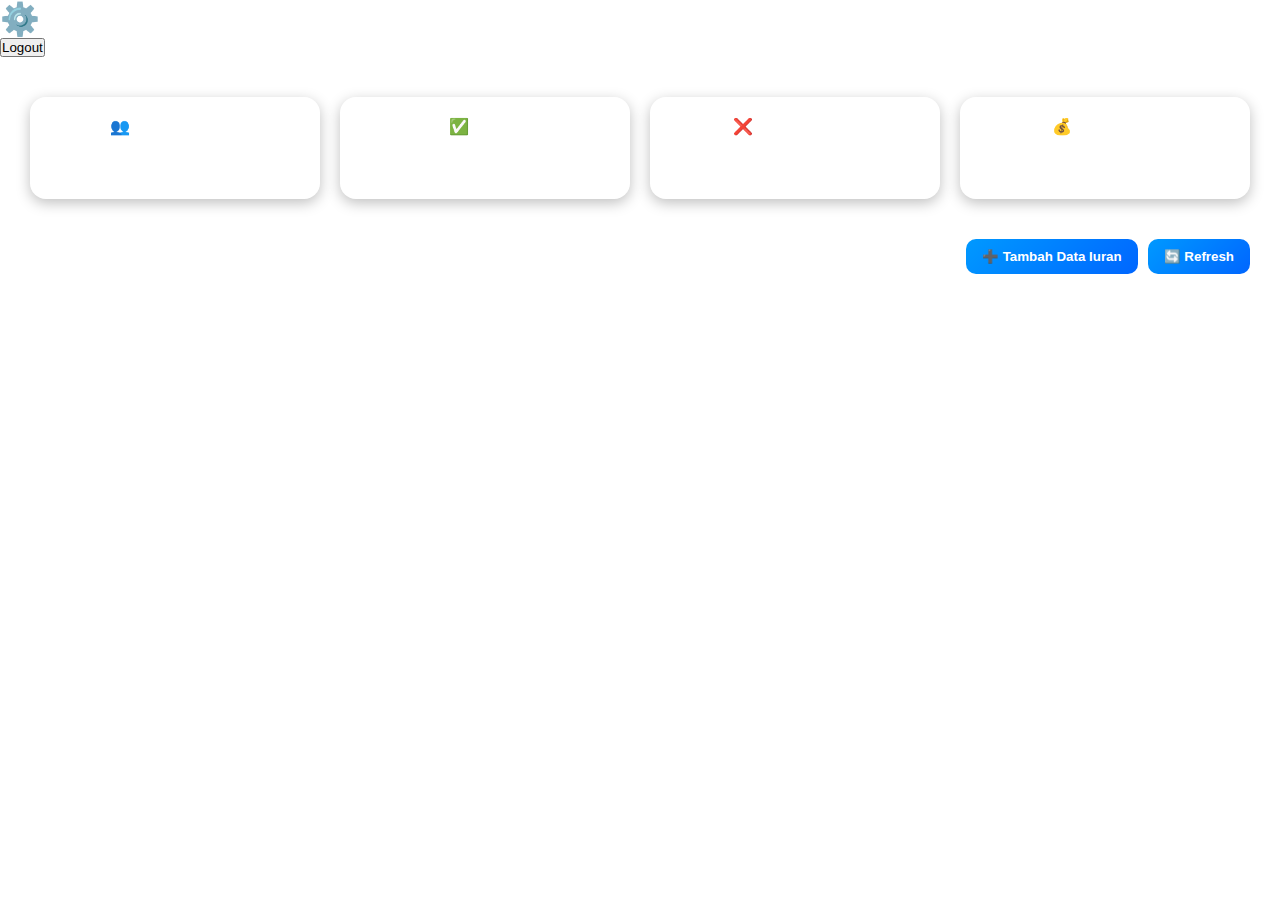
<file: admin.html>
<!DOCTYPE html>
<html lang="id">
<head>
  <meta charset="UTF-8">
  <meta name="viewport" content="width=device-width, initial-scale=1.0">
  <title>Admin - Putera Delima</title>
  <link rel="stylesheet" href="assets/css/admin.css">
</head>
<body>
  <header class="navbar">
    <h1>⚙️ Panel Admin - Putera Delima</h1>
    <button id="logout-btn" class="logout-btn">Logout</button>
  </header>
  
<section class="dashboard">
  <div class="dash-card total">
    <h3>👥 Total Anggota</h3>
    <p id="total-anggota">0</p>
  </div>
  <div class="dash-card lunas">
    <h3>✅ Lunas</h3>
    <p id="total-lunas">0</p>
  </div>
  <div class="dash-card belum">
    <h3>❌ Belum Lunas</h3>
    <p id="total-belum">0</p>
  </div>
  <div class="dash-card dana">
    <h3>💰 Total Iuran</h3>
    <p id="total-dana">Rp 0</p>
  </div>
</section>

  <section class="admin-container">
    <div class="admin-actions">
      <button id="add-data">➕ Tambah Data Iuran</button>
      <button id="refresh-data">🔄 Refresh</button>
    </div>

    <table class="admin-table">
      <thead>
        <tr>
          <th>No</th>
          <th>Nama</th>
          <th>Bulan</th>
          <th>Bukti</th>
          <th>Status</th>
          <th>Aksi</th>
        </tr>
      </thead>
      <tbody id="admin-table-body"></tbody>
    </table>
  </section>

  <!-- ==== Popup Tambah/Edit Data ==== -->
  <div class="popup hidden" id="popup-form">
    <div class="popup-content">
      <h2 id="popup-title">Tambah Data Iuran</h2>
      <input type="text" id="nama" placeholder="Nama Anggota">
      <select id="bulan">
        <option value="">Pilih Bulan</option>
        <option>Januari</option>
        <option>Februari</option>
        <option>Maret</option>
        <option>April</option>
        <option>Mei</option>
        <option>Juni</option>
        <option>Juli</option>
        <option>Agustus</option>
        <option>September</option>
        <option>Oktober</option>
        <option>November</option>
        <option>Desember</option>
      </select>
      <input type="file" id="bukti" accept="image/*">
      <select id="status">
        <option>Lunas</option>
        <option>Belum Lunas</option>
      </select>
      <button id="save-data">💾 Simpan</button>
      <button id="cancel">Batal</button>
    </div>
  </div>

  <script src="assets/js/supabase.js"></script>
  <script src="assets/js/admin.js"></script>
</body>
</html>
</file>
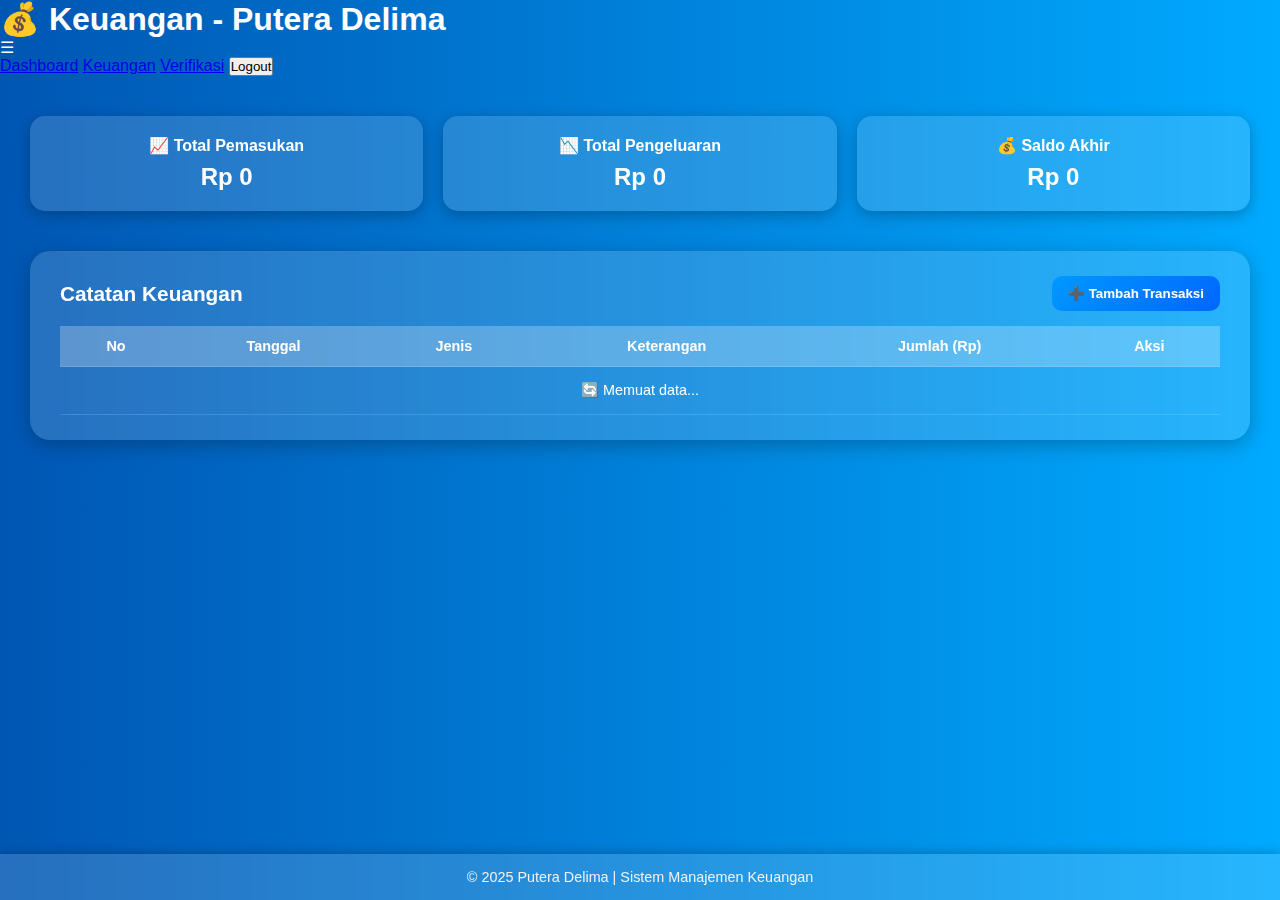
<file: keuangan.html>
<!DOCTYPE html>
<html lang="id">
<head>
  <meta charset="UTF-8">
  <meta name="viewport" content="width=device-width, initial-scale=1.0">
  <title>Keuangan | Admin Putera Delima</title>
  <link rel="stylesheet" href="assets/css/keuangan.css">
</head>
<body>
  <!-- === Header Navbar === -->
  <header class="navbar">
    <div class="nav-left">
      <h1>💰 Keuangan - Putera Delima</h1>
    </div>
    <div class="hamburger" id="hamburger">
      ☰
    </div>
    <nav class="nav-links" id="nav-links">
      <a href="admin.html">Dashboard</a>
      <a href="keuangan.html" class="active">Keuangan</a>
      <a href="verifikasi_anggota.html">Verifikasi</a>
      <button id="logout-btn">Logout</button>
    </nav>
  </header>

  <!-- === Content === -->
  <main class="container">
    <section class="summary">
      <div class="card pemasukan">
        <h3>📈 Total Pemasukan</h3>
        <p id="total-pemasukan">Rp 0</p>
      </div>
      <div class="card pengeluaran">
        <h3>📉 Total Pengeluaran</h3>
        <p id="total-pengeluaran">Rp 0</p>
      </div>
      <div class="card saldo">
        <h3>💰 Saldo Akhir</h3>
        <p id="saldo-akhir">Rp 0</p>
      </div>
    </section>

    <section class="table-card">
      <div class="action-bar">
        <h2>Catatan Keuangan</h2>
        <button id="tambah-keuangan">➕ Tambah Transaksi</button>
      </div>

      <table>
        <thead>
          <tr>
            <th>No</th>
            <th>Tanggal</th>
            <th>Jenis</th>
            <th>Keterangan</th>
            <th>Jumlah (Rp)</th>
            <th>Aksi</th>
          </tr>
        </thead>
        <tbody id="tabel-keuangan">
          <tr><td colspan="6" class="loading">🔄 Memuat data...</td></tr>
        </tbody>
      </table>
    </section>
  </main>

  <!-- === Popup Form === -->
  <div class="popup hidden" id="popup-keuangan">
    <div class="popup-content">
      <h2>Tambah Data Keuangan</h2>
      <input type="date" id="tanggal" required />
      <select id="jenis" required>
        <option value="">Pilih Jenis</option>
        <option value="pemasukan">Pemasukan</option>
        <option value="pengeluaran">Pengeluaran</option>
      </select>
      <input type="text" id="keterangan" placeholder="Keterangan" required />
      <input type="number" id="jumlah" placeholder="Jumlah (Rp)" required />
      <div class="popup-btns">
        <button id="simpan-keuangan">💾 Simpan</button>
        <button id="batal-keuangan">Batal</button>
      </div>
    </div>
  </div>

  <!-- === Footer === -->
  <footer class="footer">
    <p>© 2025 Putera Delima | Sistem Manajemen Keuangan</p>
  </footer>

  <script src="assets/js/supabase.js"></script>
  <script src="assets/js/keuangan.js"></script>
</body>
</html>
</file>
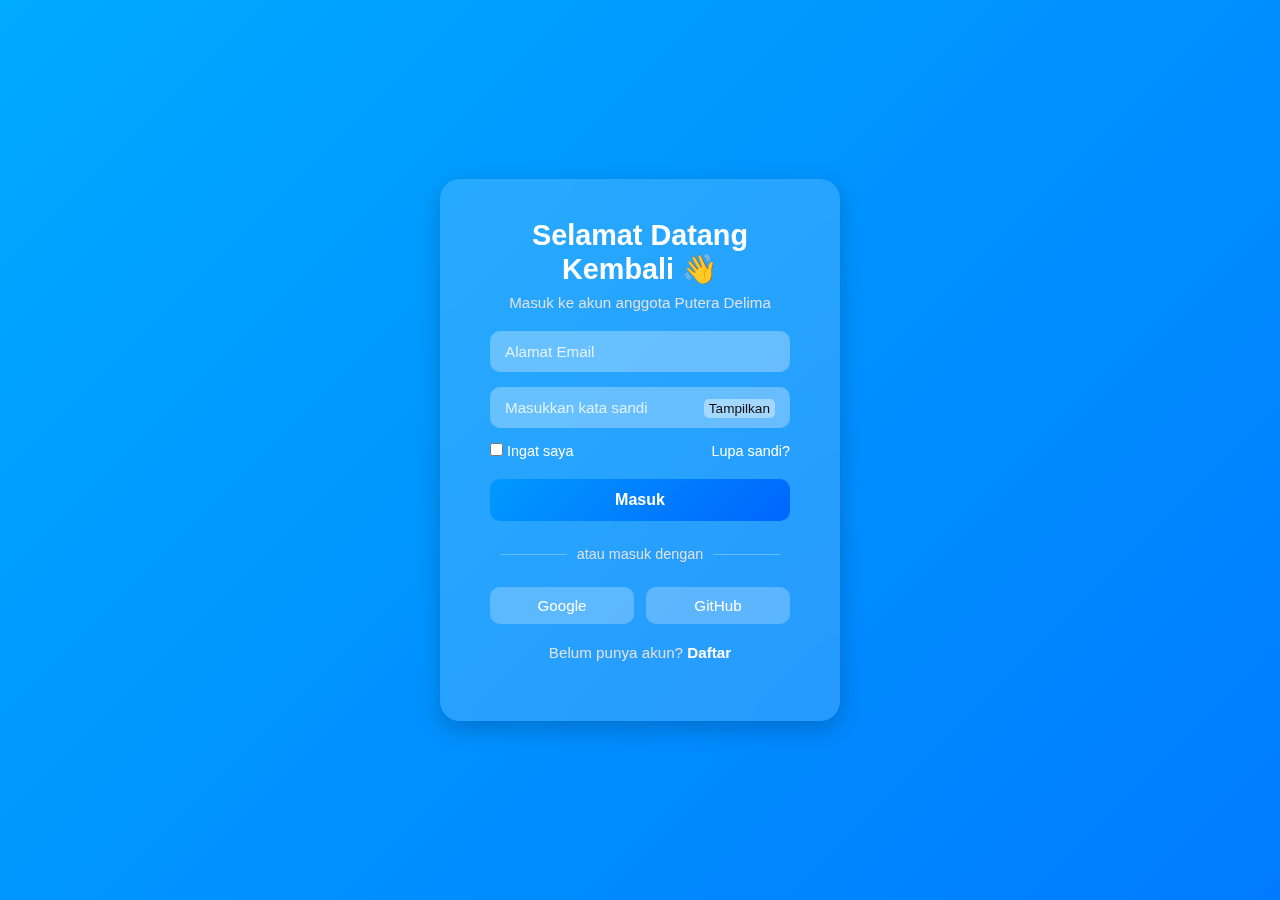
<file: login.html>
<!DOCTYPE html>
<html lang="id">
<head>
  <meta charset="UTF-8">
  <meta name="viewport" content="width=device-width, initial-scale=1.0">
  <title>Login | Putera Delima</title>
  <link rel="stylesheet" href="assets/css/login.css">
</head>
<body>
  <div class="login-wrapper">
    <div class="login-card">
      <h2>Selamat Datang Kembali 👋</h2>
      <p>Masuk ke akun anggota Putera Delima</p>

      <div class="form-group">
        <input type="email" id="email" placeholder="Alamat Email" required />
      </div>

      <div class="form-group password-group">
        <input type="password" id="password" placeholder="Masukkan kata sandi" required />
        <span id="toggle-pass">Tampilkan</span>
      </div>

      <div class="options">
        <label><input type="checkbox" id="remember"> Ingat saya</label>
        <a href="#" class="forgot">Lupa sandi?</a>
      </div>

      <button id="login-btn">Masuk</button>
      <p id="login-msg" class="msg"></p>

      <div class="divider">
        <span>atau masuk dengan</span>
      </div>

      <div class="social-login">
        <button class="google-btn">Google</button>
        <button class="github-btn">GitHub</button>
      </div>

      <p class="register-text">Belum punya akun? <a href="daftar.html">Daftar</a></p>
    </div>
  </div>

  <script src="assets/js/supabase.js"></script>
  <script src="assets/js/login.js"></script>
</body>
</html>
</file>
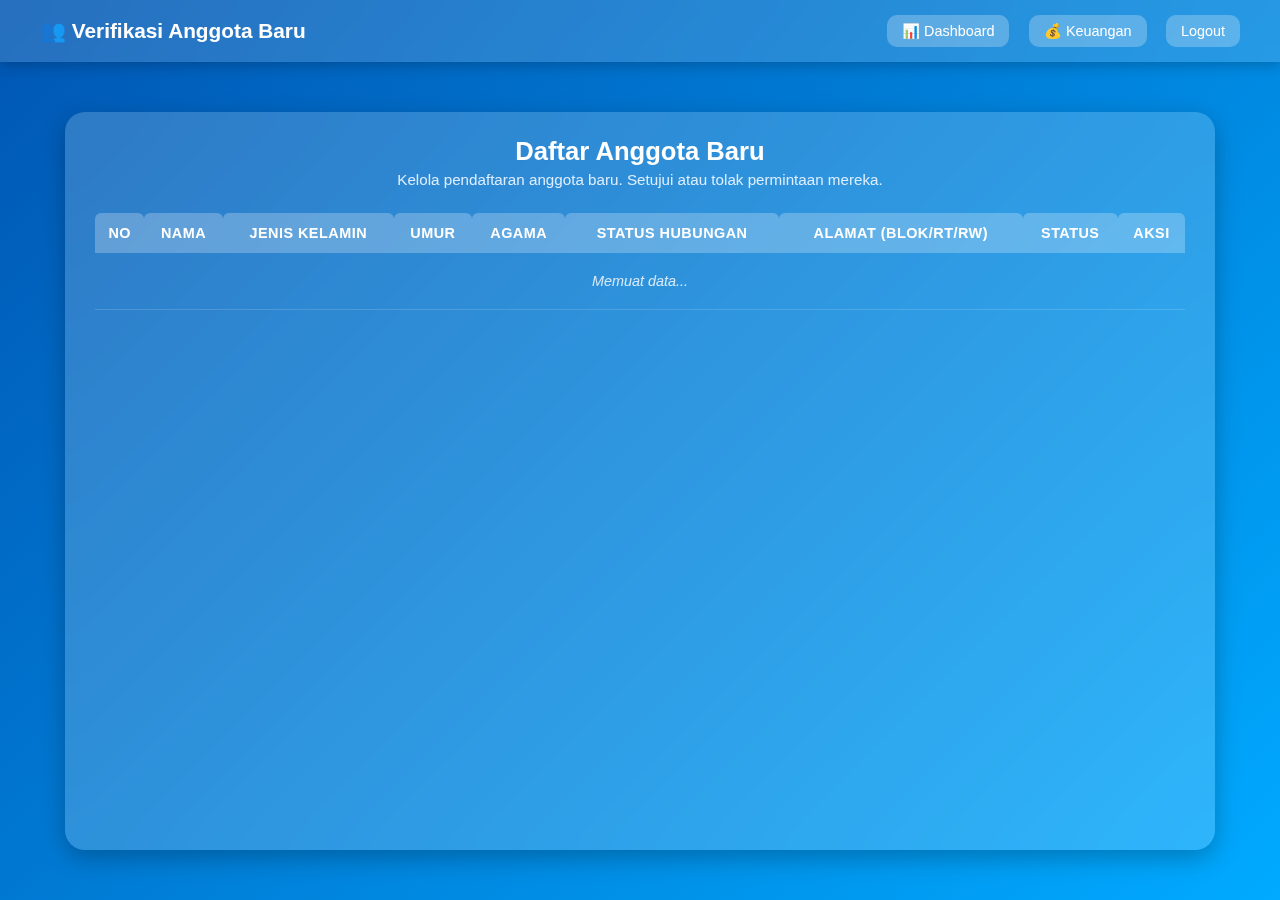
<file: verifikasi_anggota.html>
<!DOCTYPE html>
<html lang="id">
<head>
  <meta charset="UTF-8">
  <meta name="viewport" content="width=device-width, initial-scale=1.0">
  <title>Verifikasi Anggota | Admin Putera Delima</title>
  <link rel="stylesheet" href="assets/css/verifikasi_anggota.css">
</head>
<body>
  <header class="navbar">
    <h1>👥 Verifikasi Anggota Baru</h1>
    <nav>
      <a href="admin.html">📊 Dashboard</a>
      <a href="keuangan.html">💰 Keuangan</a>
      <button id="logout-btn">Logout</button>
    </nav>
  </header>

  <main class="container">
    <div class="table-card">
      <h2>Daftar Anggota Baru</h2>
      <p class="sub">Kelola pendaftaran anggota baru. Setujui atau tolak permintaan mereka.</p>

      <table>
        <thead>
          <tr>
            <th>No</th>
            <th>Nama</th>
            <th>Jenis Kelamin</th>
            <th>Umur</th>
            <th>Agama</th>
            <th>Status Hubungan</th>
            <th>Alamat (Blok/RT/RW)</th>
            <th>Status</th>
            <th>Aksi</th>
          </tr>
        </thead>
        <tbody id="anggota-body">
          <tr><td colspan="9" class="loading">Memuat data...</td></tr>
        </tbody>
      </table>
    </div>
  </main>

  <script src="assets/js/supabase.js"></script>
  <script src="assets/js/verifikasi_anggota.js"></script>
</body>
</html>
</file>
<file: assets/css/admin.css>
/* === RESET DASAR === */
* {
  margin: 0;
  padding: 0;
  box-sizing: border-box;
  font-family: "Poppins", sans-serif;
}

body {
  background: #fff;
  color: #fff;
  min-height: 100vh;
  display: flex;
  flex-direction: column;
}

/* === DASHBOARD CARD === */
.dashboard {
  display: grid;
  grid-template-columns: repeat(auto-fit, minmax(160px, 1fr));
  gap: 20px;
  padding: 40px 30px;
}

.dash-card {
  background: rgba(255, 255, 255, 0.15);
  backdrop-filter: blur(10px);
  border-radius: 16px;
  padding: 20px;
  text-align: center;
  box-shadow: 0 4px 14px rgba(0, 0, 0, 0.25);
  transition: transform 0.25s ease;
}

.dash-card:hover {
  transform: translateY(-4px);
}

.dash-card h3 {
  font-size: 1rem;
  font-weight: 600;
  margin-bottom: 10px;
}

.dash-card p {
  font-size: 1.8rem;
  font-weight: 700;
}

/* === TABEL DATA === */
.admin-container {
  flex: 1;
  padding: 0 30px 40px 30px;
}

.admin-actions {
  display: flex;
  justify-content: flex-end;
  gap: 10px;
  margin-bottom: 15px;
}

.admin-actions button {
  background: linear-gradient(135deg, #0099ff, #0066ff);
  border: none;
  color: #fff;
  border-radius: 10px;
  padding: 10px 16px;
  cursor: pointer;
  font-weight: 600;
  transition: all 0.3s;
}

.admin-actions button:hover {
  background: linear-gradient(135deg, #00bfff, #007bff);
  transform: translateY(-2px);
}

.admin-table {
  width: 100%;
  border-collapse: collapse;
  border-radius: 12px;
  overflow: hidden;
  background: rgba(255, 255, 255, 0.15);
  backdrop-filter: blur(10px);
}

.admin-table th, .admin-table td {
  padding: 12px;
  text-align: center;
  border-bottom: 1px solid rgba(255, 255, 255, 0.2);
  color: #fff;
}

.admin-table thead {
  background: rgba(255, 255, 255, 0.25);
}

.admin-table tr:hover {
  background: rgba(255, 255, 255, 0.1);
}

/* === POPUP FORM === */
.popup {
  position: fixed;
  top: 0; left: 0;
  width: 100%; height: 100%;
  background: rgba(0, 0, 0, 0.4);
  display: flex;
  justify-content: center;
  align-items: center;
  z-index: 2000;
}

.hidden {
  display: none;
}

.popup-content {
  background: rgba(255, 255, 255, 0.2);
  backdrop-filter: blur(15px);
  border-radius: 16px;
  padding: 25px 30px;
  width: 90%;
  max-width: 400px;
  text-align: center;
  color: #fff;
  box-shadow: 0 5px 20px rgba(0, 0, 0, 0.3);
}

.popup-content h2 {
  margin-bottom: 15px;
  font-size: 1.2rem;
}

.popup-content input,
.popup-content select {
  width: 100%;
  margin-bottom: 12px;
  padding: 10px;
  border: none;
  border-radius: 8px;
  background: rgba(255, 255, 255, 0.3);
  color: #fff;
  font-size: 0.95rem;
}

.popup-content input::placeholder {
  color: rgba(255, 255, 255, 0.8);
}

.popup-btns {
  display: flex;
  justify-content: space-between;
  gap: 10px;
}

.popup-content button {
  flex: 1;
  border: none;
  border-radius: 8px;
  padding: 10px;
  color: #fff;
  font-weight: 600;
  cursor: pointer;
  transition: all 0.3s;
}

#save-data {
  background: linear-gradient(135deg, #00b894, #019879);
}

#cancel {
  background: linear-gradient(135deg, #ff6b6b, #c0392b);
}

#save-data:hover {
  transform: translateY(-2px);
}

#cancel:hover {
  transform: translateY(-2px);
}

/* === FOOTER === */
.footer {
  text-align: center;
  padding: 15px;
  background: rgba(255, 255, 255, 0.15);
  backdrop-filter: blur(10px);
  font-size: 0.9rem;
  color: #f1f1f1;
  margin-top: auto;
  box-shadow: 0 -2px 10px rgba(0, 0, 0, 0.2);
}
</file>
<file: assets/css/keuangan.css>
/* === RESET & DASAR === */
* {
  margin: 0;
  padding: 0;
  box-sizing: border-box;
  font-family: "Poppins", sans-serif;
}

body {
  background: linear-gradient(90deg, #0056b3, #00aaff);
  color: #fff;
  min-height: 100vh;
  display: flex;
  flex-direction: column;
}

/* === SUMMARY CARDS === */
.summary {
  display: grid;
  grid-template-columns: repeat(auto-fit, minmax(220px, 1fr));
  gap: 20px;
  padding: 40px 30px;
}

.card {
  background: rgba(255, 255, 255, 0.15);
  backdrop-filter: blur(10px);
  border-radius: 15px;
  padding: 20px;
  text-align: center;
  box-shadow: 0 4px 15px rgba(0, 0, 0, 0.25);
  transition: transform 0.25s ease;
}

.card:hover {
  transform: translateY(-4px);
}

.card h3 {
  font-size: 1rem;
  margin-bottom: 8px;
  color: #fff;
}

.card p {
  font-size: 1.5rem;
  font-weight: bold;
}

/* === TABLE SECTION === */
.table-card {
  background: rgba(255, 255, 255, 0.15);
  backdrop-filter: blur(12px);
  border-radius: 20px;
  padding: 25px 30px;
  margin: 0 30px 40px;
  box-shadow: 0 5px 20px rgba(0, 0, 0, 0.25);
}

.action-bar {
  display: flex;
  justify-content: space-between;
  align-items: center;
  margin-bottom: 15px;
}

.action-bar h2 {
  font-size: 1.3rem;
  font-weight: 600;
}

.action-bar button {
  background: linear-gradient(135deg, #0099ff, #0066ff);
  border: none;
  color: #fff;
  border-radius: 10px;
  padding: 10px 16px;
  font-weight: 600;
  cursor: pointer;
  transition: all 0.3s;
}

.action-bar button:hover {
  background: linear-gradient(135deg, #00bfff, #007bff);
  transform: translateY(-2px);
}

/* === TABLE === */
table {
  width: 100%;
  border-collapse: collapse;
  text-align: center;
  font-size: 0.9rem;
}

thead {
  background: rgba(255, 255, 255, 0.25);
  font-weight: 600;
}

th, td {
  padding: 12px;
  border-bottom: 1px solid rgba(255, 255, 255, 0.15);
  color: #fff;
}

tr:hover {
  background: rgba(255, 255, 255, 0.1);
}

.loading {
  text-align: center;
  padding: 15px;
}

/* === POPUP === */
.popup {
  position: fixed;
  top: 0; left: 0;
  width: 100%; height: 100%;
  background: rgba(0, 0, 0, 0.4);
  display: flex;
  justify-content: center;
  align-items: center;
  z-index: 2000;
}

.hidden {
  display: none;
}

.popup-content {
  background: rgba(255, 255, 255, 0.2);
  backdrop-filter: blur(15px);
  border-radius: 15px;
  padding: 25px 30px;
  width: 90%;
  max-width: 400px;
  text-align: center;
  color: #fff;
  box-shadow: 0 5px 20px rgba(0, 0, 0, 0.3);
}

.popup-content h2 {
  margin-bottom: 15px;
  font-size: 1.2rem;
}

.popup-content input,
.popup-content select {
  width: 100%;
  margin-bottom: 12px;
  padding: 10px;
  border: none;
  border-radius: 8px;
  background: rgba(255, 255, 255, 0.3);
  color: #fff;
  font-size: 0.95rem;
}

.popup-content input::placeholder {
  color: rgba(255, 255, 255, 0.8);
}

.popup-btns {
  display: flex;
  justify-content: space-between;
  gap: 10px;
}

.popup-content button {
  flex: 1;
  border: none;
  border-radius: 8px;
  padding: 10px;
  color: #fff;
  font-weight: 600;
  cursor: pointer;
  transition: all 0.3s;
}

#simpan-keuangan {
  background: linear-gradient(135deg, #00b894, #019879);
}

#batal-keuangan {
  background: linear-gradient(135deg, #ff6b6b, #c0392b);
}

#simpan-keuangan:hover,
#batal-keuangan:hover {
  transform: translateY(-2px);
}

/* === FOOTER === */
.footer {
  text-align: center;
  padding: 15px;
  background: rgba(255, 255, 255, 0.15);
  backdrop-filter: blur(10px);
  font-size: 0.9rem;
  color: #f1f1f1;
  margin-top: auto;
  box-shadow: 0 -2px 10px rgba(0, 0, 0, 0.2);
}
</file>
<file: assets/css/login.css>
/* Reset dan font */
* {
  margin: 0;
  padding: 0;
  box-sizing: border-box;
  font-family: "Poppins", sans-serif;
}

body {
  background: linear-gradient(135deg, #00aaff, #007bff);
  display: flex;
  justify-content: center;
  align-items: center;
  height: 100vh;
}

/* Card utama */
.login-card {
  background: rgba(255, 255, 255, 0.15);
  backdrop-filter: blur(15px);
  border-radius: 20px;
  padding: 40px 50px;
  width: 100%;
  max-width: 400px;
  color: #fff;
  text-align: center;
  box-shadow: 0 8px 25px rgba(0, 0, 0, 0.2);
}

.login-card h2 {
  font-size: 1.8rem;
  font-weight: 600;
  margin-bottom: 8px;
}

.login-card p {
  color: #e0e0e0;
  margin-bottom: 20px;
  font-size: 0.95rem;
}

/* Input */
.form-group {
  margin-bottom: 15px;
  position: relative;
}

input[type="email"],
input[type="password"] {
  width: 100%;
  padding: 12px 15px;
  border-radius: 10px;
  border: none;
  background: rgba(255, 255, 255, 0.3);
  color: #fff;
  outline: none;
  font-size: 0.95rem;
}

input::placeholder {
  color: rgba(255, 255, 255, 0.8);
}

/* Toggle password */
.password-group {
  position: relative;
}

#toggle-pass {
  position: absolute;
  right: 15px;
  top: 12px;
  font-size: 0.85rem;
  cursor: pointer;
  color: #0f0f0f;
  font-weight: 500;
  background: rgba(255, 255, 255, 0.4);
  border-radius: 5px;
  padding: 2px 5px;
}

/* Options */
.options {
  display: flex;
  justify-content: space-between;
  align-items: center;
  margin: 10px 0 20px 0;
  font-size: 0.9rem;
}

.options a {
  color: #fff;
  text-decoration: none;
}

.options input {
  accent-color: #007bff;
}

/* Tombol login */
#login-btn {
  width: 100%;
  background: linear-gradient(135deg, #0099ff, #0066ff);
  border: none;
  border-radius: 10px;
  color: white;
  padding: 12px;
  font-size: 1rem;
  font-weight: 600;
  cursor: pointer;
  transition: 0.3s ease;
}

#login-btn:hover {
  background: linear-gradient(135deg, #00bfff, #007bff);
}

.msg {
  margin-top: 10px;
  color: #ffeb3b;
  font-size: 0.9rem;
}

/* Divider */
.divider {
  margin: 25px 0;
  display: flex;
  align-items: center;
  color: #e0e0e0;
  font-size: 0.9rem;
}

.divider::before,
.divider::after {
  content: "";
  flex: 1;
  height: 1px;
  background: rgba(255, 255, 255, 0.3);
  margin: 0 10px;
}

/* Tombol social */
.social-login {
  display: flex;
  justify-content: space-between;
}

.google-btn,
.github-btn {
  width: 48%;
  background: rgba(255, 255, 255, 0.25);
  border: none;
  border-radius: 10px;
  color: white;
  font-size: 0.95rem;
  padding: 10px;
  cursor: pointer;
  transition: 0.3s;
}

.google-btn:hover,
.github-btn:hover {
  background: rgba(255, 255, 255, 0.4);
}

/* Link daftar */
.register-text {
  margin-top: 20px;
  font-size: 0.95rem;
  color: #fff;
}

.register-text a {
  color: #fff;
  font-weight: bold;
  text-decoration: none;
}
</file>
<file: assets/css/verifikasi_anggota.css>
/* === RESET DASAR === */
* {
  margin: 0;
  padding: 0;
  box-sizing: border-box;
  font-family: "Poppins", sans-serif;
}

/* === BODY === */
body {
  background: linear-gradient(135deg, #0056b3, #00aaff);
  color: #fff;
  min-height: 100vh;
  display: flex;
  flex-direction: column;
}

/* === NAVBAR === */
.navbar {
  background: rgba(255, 255, 255, 0.15);
  backdrop-filter: blur(15px);
  display: flex;
  justify-content: space-between;
  align-items: center;
  padding: 15px 40px;
  color: #fff;
  position: sticky;
  top: 0;
  z-index: 100;
  box-shadow: 0 4px 12px rgba(0, 0, 0, 0.2);
}

.navbar h1 {
  font-size: 1.3rem;
  font-weight: 600;
}

.navbar nav a,
.navbar button {
  color: #fff;
  text-decoration: none;
  margin-left: 15px;
  background: rgba(255, 255, 255, 0.25);
  border: none;
  border-radius: 10px;
  padding: 8px 15px;
  font-size: 0.9rem;
  cursor: pointer;
  transition: 0.3s ease;
}

.navbar nav a:hover,
.navbar button:hover {
  background: rgba(255, 255, 255, 0.45);
}

/* === CONTAINER === */
.container {
  display: flex;
  justify-content: center;
  padding: 50px 20px;
  flex: 1;
}

/* === CARD === */
.table-card {
  background: rgba(255, 255, 255, 0.18);
  backdrop-filter: blur(18px);
  padding: 25px 30px;
  border-radius: 20px;
  width: 100%;
  max-width: 1150px;
  box-shadow: 0 8px 25px rgba(0, 0, 0, 0.25);
  overflow-x: auto;
}

.table-card h2 {
  font-size: 1.6rem;
  margin-bottom: 5px;
  color: #fff;
  text-align: center;
}

.table-card .sub {
  text-align: center;
  margin-bottom: 25px;
  color: #dceeff;
  font-size: 0.95rem;
}

/* === TABLE === */
table {
  width: 100%;
  border-collapse: collapse;
  color: #fff;
  font-size: 0.9rem;
  text-align: center;
  min-width: 800px;
}

thead {
  background: rgba(255, 255, 255, 0.25);
}

thead th {
  padding: 12px 8px;
  border-radius: 6px 6px 0 0;
  font-weight: 600;
  text-transform: uppercase;
  letter-spacing: 0.5px;
}

tbody td {
  padding: 12px 8px;
  border-bottom: 1px solid rgba(255, 255, 255, 0.15);
}

tbody tr:hover {
  background: rgba(255, 255, 255, 0.12);
}

/* === TOMBOL AKSI === */
button.approve,
button.reject {
  border: none;
  border-radius: 8px;
  padding: 7px 12px;
  color: #fff;
  cursor: pointer;
  font-size: 0.85rem;
  transition: all 0.25s ease;
  font-weight: 600;
}

button.approve {
  background: linear-gradient(135deg, #00b56a, #008e4a);
}

button.reject {
  background: linear-gradient(135deg, #ff4747, #c0392b);
}

button.approve:hover {
  filter: brightness(1.15);
  transform: translateY(-1px);
}

button.reject:hover {
  filter: brightness(1.15);
  transform: translateY(-1px);
}

/* === STATUS MEMUAT === */
.loading {
  text-align: center;
  color: #f5faff;
  padding: 20px;
  font-style: italic;
  opacity: 0.85;
}

/* === FOOTER === */
.footer {
  text-align: center;
  padding: 15px;
  background: rgba(255, 255, 255, 0.15);
  backdrop-filter: blur(10px);
  font-size: 0.9rem;
  color: #f1f1f1;
  margin-top: auto;
}

/* === RESPONSIVE === */
@media (max-width: 768px) {
  .table-card {
    padding: 20px;
    border-radius: 16px;
  }

  table {
    font-size: 0.8rem;
    min-width: 650px;
  }

  .table-card h2 {
    font-size: 1.3rem;
  }
}
</file>
